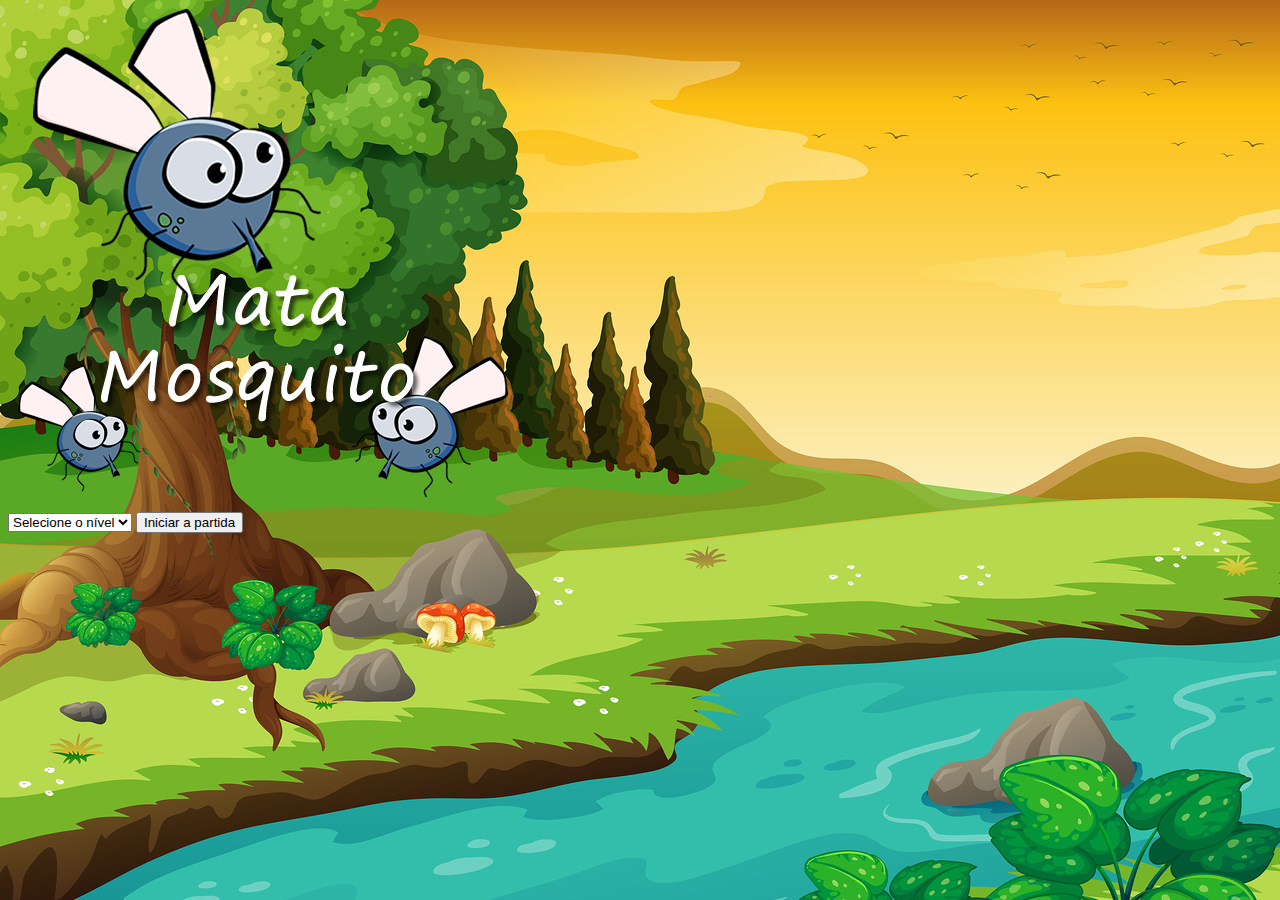
<file: index.html>
<!doctype html>
<html lang="pt-br">

<head>
    <!-- Meta tags Obrigatórias -->
    <meta charset="utf-8">
    <meta name="viewport" content="width=device-width, initial-scale=1, shrink-to-fit=no">

    <!-- Bootstrap CSS -->
    <link rel="stylesheet" href="https://stackpath.bootstrapcdn.com/bootstrap/4.5.0/css/bootstrap.min.css"
        integrity="sha384-9aIt2nRpC12Uk9gS9baDl411NQApFmC26EwAOH8WgZl5MYYxFfc+NcPb1dKGj7Sk" crossorigin="anonymous">
    <link href="css/fontawesome/css/all.css" rel="stylesheet">
    <link href="css/style.css" type="text/css" rel="stylesheet">
    <title>Mata Mosquito</title>
</head>

<body>

    <div class="container">
        <div class="row">
            <div class="col">
                <div class="d-flex justify-content-center">
                    <img src="images/game.png">
                </div>
                <div class="d-flex flex-column align-items-center">
                    <select class="w-25 mb-2 form-control" id="nivel">
                        <option class="d-none">Selecione o nível</option>
                        <option value="normal">Normal</option>
                        <option value="dificil">Difícil</option>
                        <option value="chucknorris">Chuck Norris</option>
                    </select>
                    <input class="btn btn-danger btn-lg w-25" type="button" value="Iniciar a partida" onclick="iniciarJogo()">
                </div>
            </div>
        </div>
    </div>

    <script src="https://code.jquery.com/jquery-3.5.1.slim.min.js"
        integrity="sha384-DfXdz2htPH0lsSSs5nCTpuj/zy4C+OGpamoFVy38MVBnE+IbbVYUew+OrCXaRkfj"
        crossorigin="anonymous"></script>
    <script src="https://cdn.jsdelivr.net/npm/popper.js@1.16.0/dist/umd/popper.min.js"
        integrity="sha384-Q6E9RHvbIyZFJoft+2mJbHaEWldlvI9IOYy5n3zV9zzTtmI3UksdQRVvoxMfooAo"
        crossorigin="anonymous"></script>
    <script src="https://stackpath.bootstrapcdn.com/bootstrap/4.5.0/js/bootstrap.min.js"
        integrity="sha384-OgVRvuATP1z7JjHLkuOU7Xw704+h835Lr+6QL9UvYjZE3Ipu6Tp75j7Bh/kR0JKI"
        crossorigin="anonymous"></script>
    <script>
        function iniciarJogo(){
            if (document.getElementById('nivel').value == 'Selecione o nível'){
                alert('Selecione um nível de jogo')
            } else {
                window.location.href ='game.html?' + document.getElementById('nivel').value;
            }
            
        }
    </script>
</body>

</html>
</file>
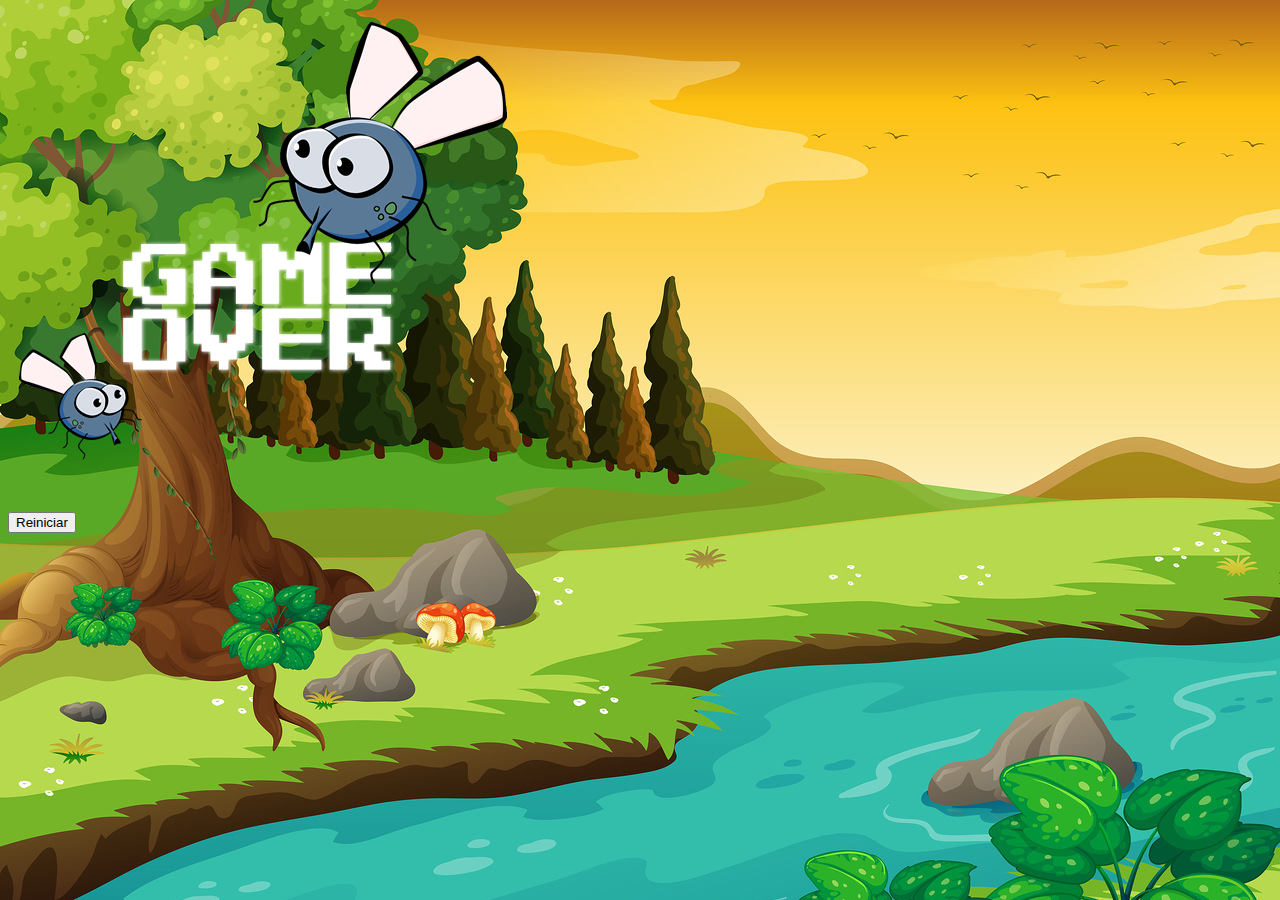
<file: fim_de_jogo.html>
<!doctype html>
<html lang="pt-br">

<head>
    <!-- Meta tags Obrigatórias -->
    <meta charset="utf-8">
    <meta name="viewport" content="width=device-width, initial-scale=1, shrink-to-fit=no">

    <!-- Bootstrap CSS -->
    <link rel="stylesheet" href="https://stackpath.bootstrapcdn.com/bootstrap/4.5.0/css/bootstrap.min.css"
        integrity="sha384-9aIt2nRpC12Uk9gS9baDl411NQApFmC26EwAOH8WgZl5MYYxFfc+NcPb1dKGj7Sk" crossorigin="anonymous">
    <link href="css/fontawesome/css/all.css" rel="stylesheet">
    <link href="css/style.css" type="text/css" rel="stylesheet">
    <title>Mata Mosquito</title>
</head>

<body>

    <div class="container">
        <div class="row">
            <div class="col">
                <div class="d-flex justify-content-center">
                    <img src="images/game_over.png">
                </div>
                <div class="d-flex justify-content-center">
                    <input class="btn btn-danger ml-3 btn-lg" type="button" value="Reiniciar" onclick="window.location.href='index.html'">
                </div>
            </div>
        </div>
    </div>

    <script src="https://code.jquery.com/jquery-3.5.1.slim.min.js"
        integrity="sha384-DfXdz2htPH0lsSSs5nCTpuj/zy4C+OGpamoFVy38MVBnE+IbbVYUew+OrCXaRkfj"
        crossorigin="anonymous"></script>
    <script src="https://cdn.jsdelivr.net/npm/popper.js@1.16.0/dist/umd/popper.min.js"
        integrity="sha384-Q6E9RHvbIyZFJoft+2mJbHaEWldlvI9IOYy5n3zV9zzTtmI3UksdQRVvoxMfooAo"
        crossorigin="anonymous"></script>
    <script src="https://stackpath.bootstrapcdn.com/bootstrap/4.5.0/js/bootstrap.min.js"
        integrity="sha384-OgVRvuATP1z7JjHLkuOU7Xw704+h835Lr+6QL9UvYjZE3Ipu6Tp75j7Bh/kR0JKI"
        crossorigin="anonymous"></script>

</body>

</html>
</file>
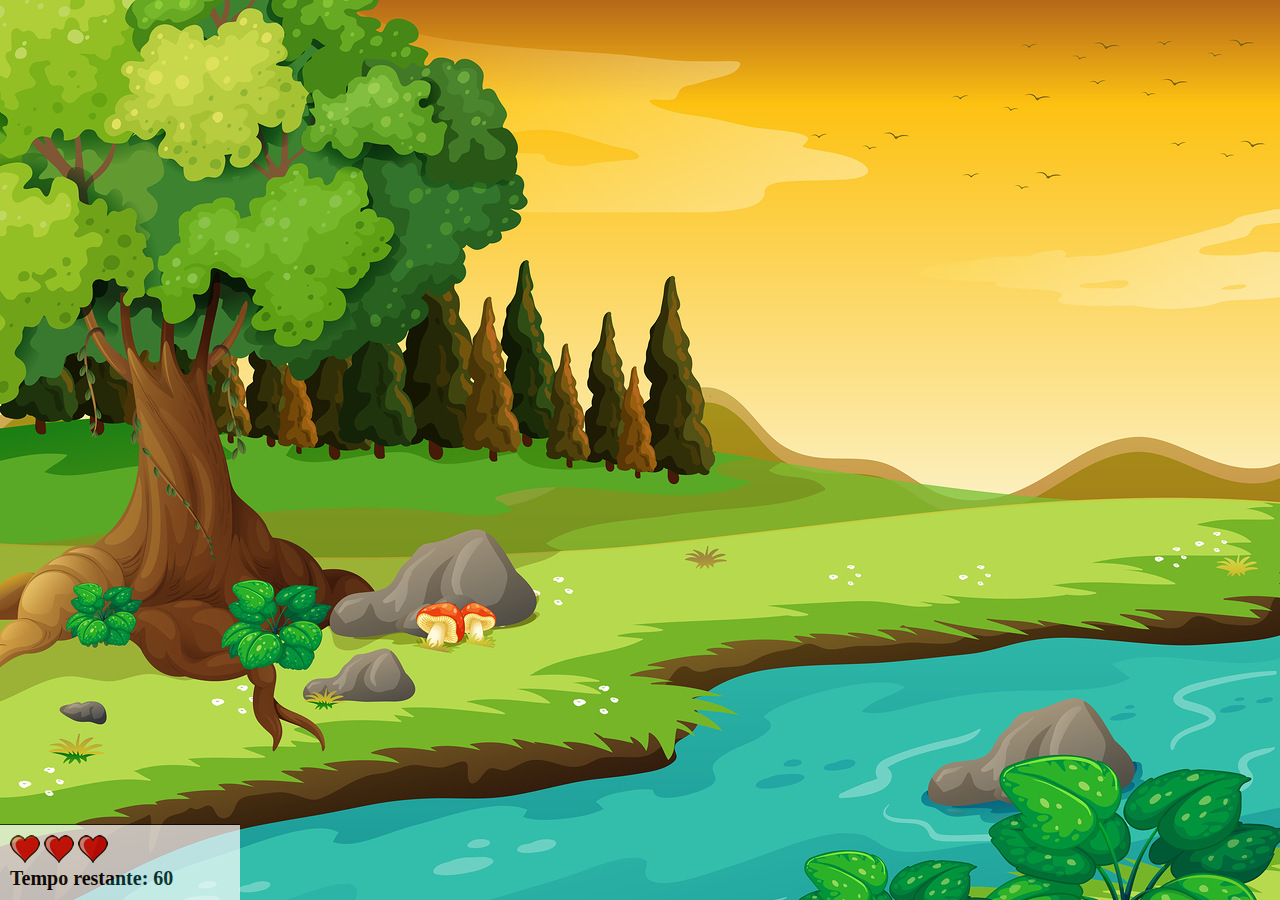
<file: game.html>
<!doctype html>
<html lang="pt-br">
  <head>
    <!-- Meta tags Obrigatórias -->
    <meta charset="utf-8">
    <meta name="viewport" content="width=device-width, initial-scale=1, shrink-to-fit=no">

    <!-- Bootstrap CSS -->
    <link rel="stylesheet" href="https://stackpath.bootstrapcdn.com/bootstrap/4.5.0/css/bootstrap.min.css" integrity="sha384-9aIt2nRpC12Uk9gS9baDl411NQApFmC26EwAOH8WgZl5MYYxFfc+NcPb1dKGj7Sk" crossorigin="anonymous">
    <link href="css/fontawesome/css/all.css" rel="stylesheet">
    <link href="css/style.css" type="text/css" rel="stylesheet">
    <title>Mata Mosquito</title>
  </head>
  <body onresize="atualizaTamanho()">

    <div class="painel">
      <div class="vidas">
        <img id="v1" src="images/coracao_cheio.png">
        <img id="v2" src="images/coracao_cheio.png">
        <img id="v3" src="images/coracao_cheio.png">
      </div>
      <div class="conometro">
        Tempo restante: <span id="cronometro"></span>
      </div>
    </div>
    
    <script src="https://code.jquery.com/jquery-3.5.1.slim.min.js" integrity="sha384-DfXdz2htPH0lsSSs5nCTpuj/zy4C+OGpamoFVy38MVBnE+IbbVYUew+OrCXaRkfj" crossorigin="anonymous"></script>
    <script src="https://cdn.jsdelivr.net/npm/popper.js@1.16.0/dist/umd/popper.min.js" integrity="sha384-Q6E9RHvbIyZFJoft+2mJbHaEWldlvI9IOYy5n3zV9zzTtmI3UksdQRVvoxMfooAo" crossorigin="anonymous"></script>
    <script src="https://stackpath.bootstrapcdn.com/bootstrap/4.5.0/js/bootstrap.min.js" integrity="sha384-OgVRvuATP1z7JjHLkuOU7Xw704+h835Lr+6QL9UvYjZE3Ipu6Tp75j7Bh/kR0JKI" crossorigin="anonymous"></script>
    <script src="script/game.js"></script>
    <script>
      document.getElementById('cronometro').innerHTML = tempo;

      let criaMosca = setInterval(function(){
        putRadomFly()
      }, dificuldade)
    </script>
  </body>
</html>
</file>
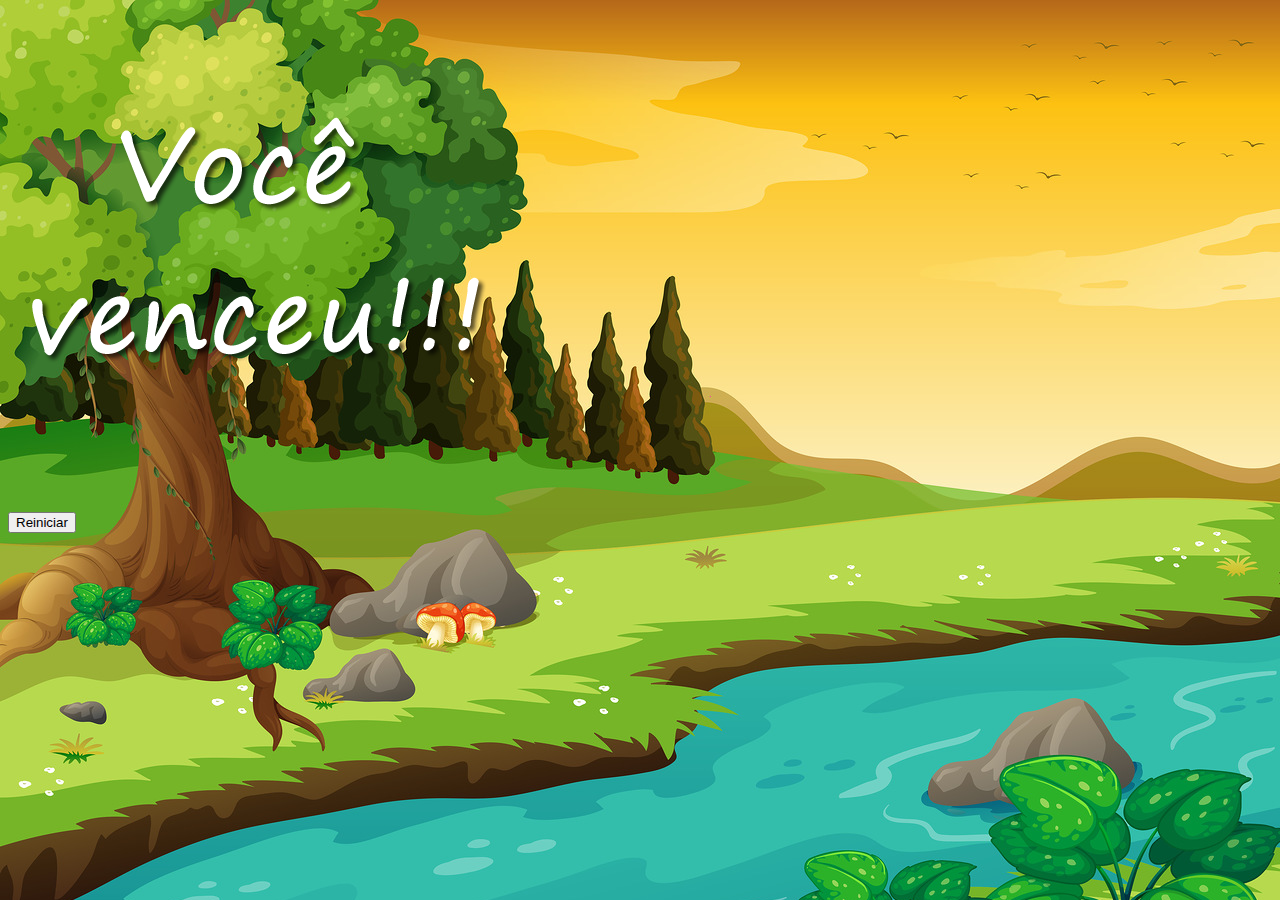
<file: vitoria.html>
<!doctype html>
<html lang="pt-br">

<head>
    <!-- Meta tags Obrigatórias -->
    <meta charset="utf-8">
    <meta name="viewport" content="width=device-width, initial-scale=1, shrink-to-fit=no">

    <!-- Bootstrap CSS -->
    <link rel="stylesheet" href="https://stackpath.bootstrapcdn.com/bootstrap/4.5.0/css/bootstrap.min.css"
        integrity="sha384-9aIt2nRpC12Uk9gS9baDl411NQApFmC26EwAOH8WgZl5MYYxFfc+NcPb1dKGj7Sk" crossorigin="anonymous">
    <link href="css/fontawesome/css/all.css" rel="stylesheet">
    <link href="css/style.css" type="text/css" rel="stylesheet">
    <title>Mata Mosquito</title>
</head>

<body>

    <div class="container">
        <div class="row">
            <div class="col">
                <div class="d-flex justify-content-center">
                    <img src="images/vitoria.png">
                </div>
                <div class="d-flex justify-content-center">
                    <input class="btn btn-danger ml-3 btn-lg" type="button" value="Reiniciar" onclick="window.location.href='index.html'">
                </div>
            </div>
        </div>
    </div>

    <script src="https://code.jquery.com/jquery-3.5.1.slim.min.js"
        integrity="sha384-DfXdz2htPH0lsSSs5nCTpuj/zy4C+OGpamoFVy38MVBnE+IbbVYUew+OrCXaRkfj"
        crossorigin="anonymous"></script>
    <script src="https://cdn.jsdelivr.net/npm/popper.js@1.16.0/dist/umd/popper.min.js"
        integrity="sha384-Q6E9RHvbIyZFJoft+2mJbHaEWldlvI9IOYy5n3zV9zzTtmI3UksdQRVvoxMfooAo"
        crossorigin="anonymous"></script>
    <script src="https://stackpath.bootstrapcdn.com/bootstrap/4.5.0/js/bootstrap.min.js"
        integrity="sha384-OgVRvuATP1z7JjHLkuOU7Xw704+h835Lr+6QL9UvYjZE3Ipu6Tp75j7Bh/kR0JKI"
        crossorigin="anonymous"></script>
</body>

</html>
</file>
<file: css/style.css>
html {
    cursor: url(../images/mata_mosca.png) 30 30, auto;
}

body {
    background-image: url('../images/bg.jpg');
    background-size: cover;
}

.painel {
    width: 220px;
    padding: 10px;
    left: 0px;
    bottom: 0px;
    border-top: 1px solid #000;
    background-color: #fff;
    opacity: 0.7;
    position: absolute;
}

.conometro {
    font-size: 20px;
    font-weight: bold;
}
</file>
